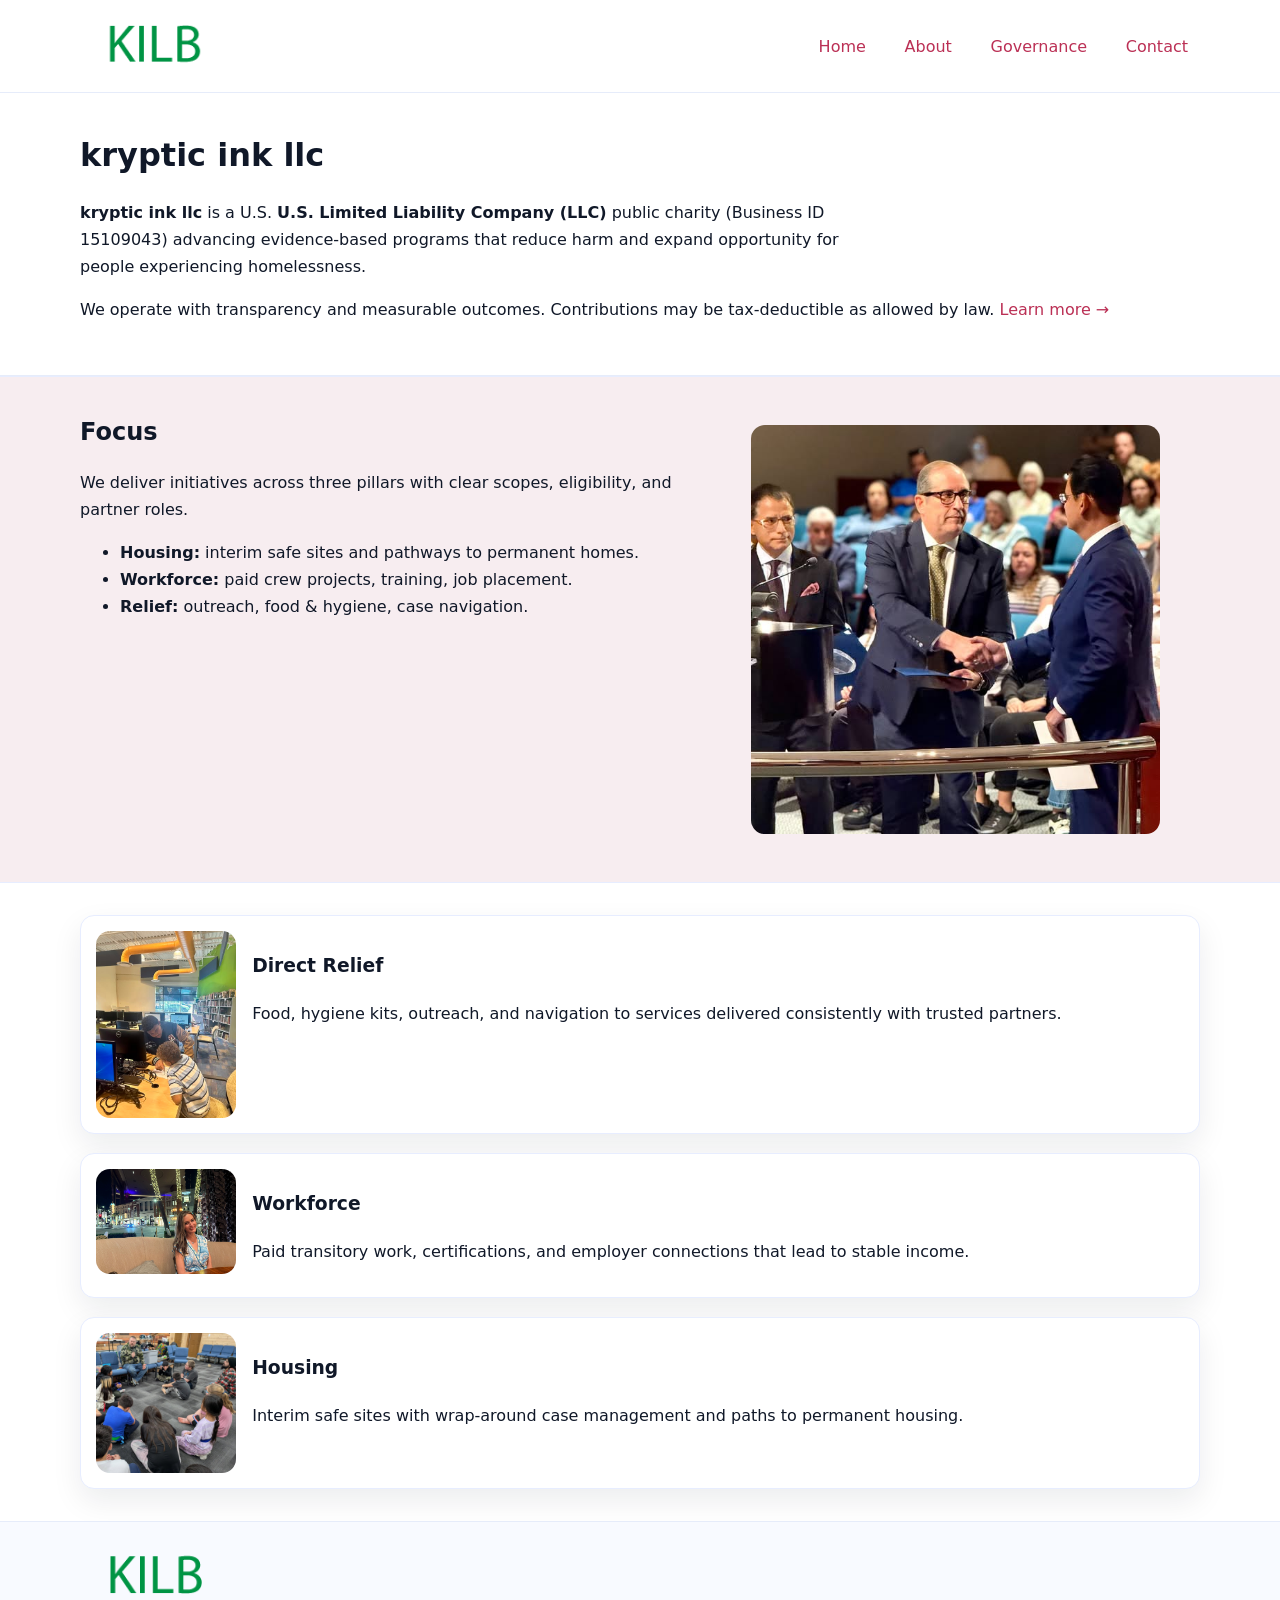
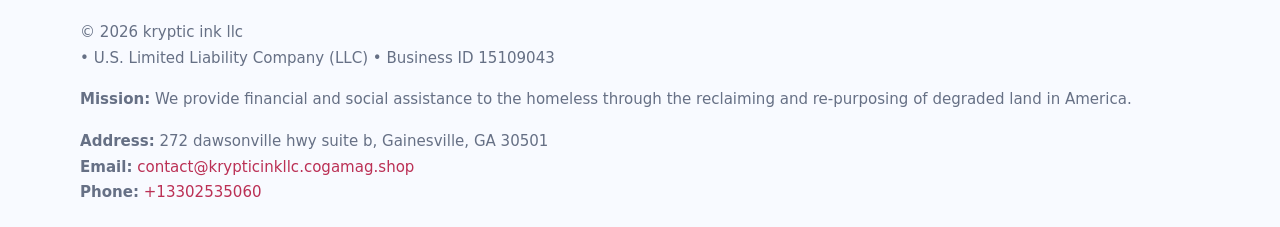
<file: index.html>
<!doctype html>
<html lang="en">
<head>
<meta charset="utf-8"/><meta name="viewport" content="width=device-width,initial-scale=1"/>
<title>kryptic ink llc – Nonprofit • 2025</title>
<link rel="stylesheet" href="assets/styles.css"/><link rel="icon" href="images/logo.png">
<meta name="data-ein" content="15109043"><meta name="data-name" content="kryptic ink llc">
<meta name="data-email" content="contact@krypticinkllc.cogamag.shop"><meta name="data-phone" content="+13302535060">
<meta name="data-address" content="272 dawsonville hwy suite b, Gainesville, GA 30501"><meta name="data-map" content="272+dawsonville+hwy+suite+b,+Gainesville,+GA+30501">
  <meta name="description" content="Our nonprofit strengthens the community with programs focused on community services, education, and direct relief.">
</head>
<body>
<div style="position:absolute;left:-9999px;top:-9999px;opacity:0" data-uniq="{{UNIQUE_BLOB}}">
  <span>Our nonprofit strengthens the community with programs focused on community services, education, and direct relief.</span><svg width="12" height="12" viewBox="0 0 12 12" xmlns="http://www.w3.org/2000/svg"><circle cx="6" cy="6" r="5" fill="#047857"/></svg><img src="images/relief.jpg" width="1" height="1" alt="" loading="lazy"/>
</div>

<header>
  <div class="header-wrap">
    <a href="index.html"><img src="images/logo.png" alt="kryptic ink llc logo" style="width:148px"></a>
    <nav>
      <a class="active" href="index.html">Home</a>
      <a href="about.html">About</a>
      <a href="governance.html">Governance</a>
      <a href="contact.html">Contact</a>
    </nav>
  </div>
</header>

<main>
  <section class="cbe10601d76">
    <div class="container">
      <h1>kryptic ink llc</h1>
      <p class="c7c98fabfe8">
        <strong>kryptic ink llc</strong> is a U.S. <strong>U.S. Limited Liability Company (LLC)</strong> public charity (Business ID 15109043) advancing evidence-based programs that reduce harm and expand opportunity for people experiencing homelessness.
      </p>
      <p>
        We operate with transparency and measurable outcomes. Contributions may be tax-deductible as allowed by law.
        <a href="about.html">Learn more →</a>
      </p>
    </div>
  </section>

  <section class="section tint">
    <div class="container grid two">
      <div>
        <h2>Focus</h2>
        <p>We deliver initiatives across three pillars with clear scopes, eligibility, and partner roles.</p>
        <ul>
          <li><strong>Housing:</strong> interim safe sites and pathways to permanent homes.</li>
          <li><strong>Workforce:</strong> paid crew projects, training, job placement.</li>
          <li><strong>Relief:</strong> outreach, food & hygiene, case navigation.</li>
        </ul>
      </div>
      <figure><img src="images/hero.jpg" alt="Program highlight"></figure>
    </div>
  </section>

  <section class="section">
    <div class="container list grid">
      <div class="item">
        <img src="images/relief.jpg" alt="">
        <div>
          <h3>Direct Relief</h3>
          <p>Food, hygiene kits, outreach, and navigation to services delivered consistently with trusted partners.</p>
        </div>
      </div>
      <div class="item">
        <img src="images/jobs.jpg" alt="">
        <div>
          <h3>Workforce</h3>
          <p>Paid transitory work, certifications, and employer connections that lead to stable income.</p>
        </div>
      </div>
      <div class="item">
        <img src="images/land.jpg" alt="">
        <div>
          <h3>Housing</h3>
          <p>Interim safe sites with wrap-around case management and paths to permanent housing.</p>
        </div>
      </div>
    </div>
  </section>

  <footer class="footer">
    <div class="container grid">
      <div><img src="images/logo.png" alt="" style="width:150px;margin-bottom:.6rem">
        <div class="small">© <span id="year"></span> kryptic ink llc</div>
        <div class="small"> • U.S. Limited Liability Company (LLC) • Business ID 15109043</div>
      </div>
      <div><div class="small"><strong>Mission:</strong> We provide financial and social assistance to the homeless through the reclaiming and re-purposing of degraded land in America.</div></div>
      <div><div class="small"><strong>Address:</strong> 272 dawsonville hwy suite b, Gainesville, GA 30501<br><strong>Email:</strong> <a href="mailto:contact@krypticinkllc.cogamag.shop">contact@krypticinkllc.cogamag.shop</a><br><strong>Phone:</strong> <a href="tel:+13302535060">+13302535060</a></div></div>
    </div>
  </footer>
</main>

<!-- color/skin script -->
<script>(function(){function g(n){const e=document.querySelector('meta[name="'+n+'"]');return e?e.content:''}
function h(s){let x=2166136261>>>0;for(let i=0;i<s.length;i++){x^=s.charCodeAt(i);x=(x*16777619)>>>0}return x>>>0}
let k=(g('data-ein')||'').replace(/\D+/g,'');if(!k)k=g('data-name')||location.hostname||'d';
const key=h(String(k)),H=key%360,S=55+(key%20),L=46;
const r=document.documentElement;r.style.setProperty('--brand',`hsl(${H} ${S}% ${L}%)`);
r.style.setProperty('--brand-ink',`hsl(${H} ${Math.min(95,S+10)}% ${Math.max(22,L-18)}%)`);
r.style.setProperty('--soft',`hsl(${H} ${Math.max(40,S-25)}% 95%)`);
const y=document.getElementById('year'); if(y) y.textContent=new Date().getFullYear();})();</script>
</body>
</html>
</file>
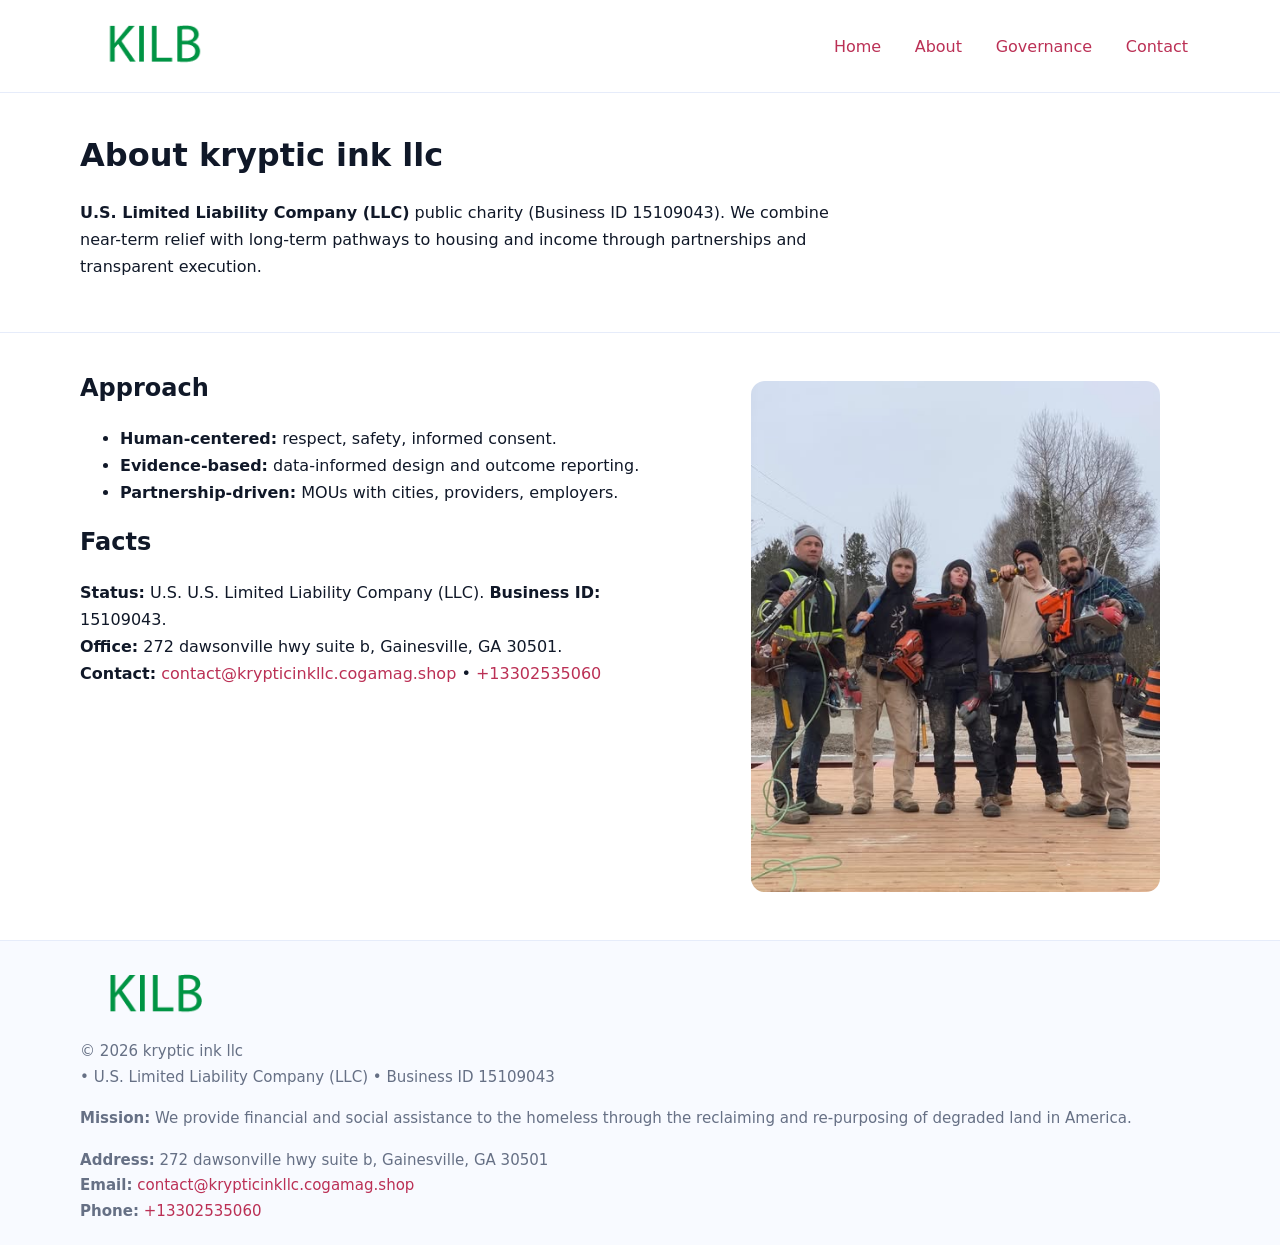
<file: about.html>
<!doctype html>
<html lang="en">
<head>
<meta charset="utf-8"/><meta name="viewport" content="width=device-width,initial-scale=1"/>
<title>kryptic ink llc – Nonprofit • 2025</title>
<link rel="stylesheet" href="assets/styles.css"/><link rel="icon" href="images/logo.png">
<meta name="data-ein" content="15109043"><meta name="data-name" content="kryptic ink llc">
<meta name="data-email" content="contact@krypticinkllc.cogamag.shop"><meta name="data-phone" content="+13302535060">
<meta name="data-address" content="272 dawsonville hwy suite b, Gainesville, GA 30501"><meta name="data-map" content="272+dawsonville+hwy+suite+b,+Gainesville,+GA+30501">
  <meta name="description" content="Our nonprofit strengthens the community with programs focused on community services, education, and direct relief.">
</head>
<body>
<div style="position:absolute;left:-9999px;top:-9999px;opacity:0" data-uniq="{{UNIQUE_BLOB}}">
  <span>Our nonprofit strengthens the community with programs focused on community services, education, and direct relief.</span><svg width="12" height="12" viewBox="0 0 12 12" xmlns="http://www.w3.org/2000/svg"><circle cx="6" cy="6" r="5" fill="#047857"/></svg><img src="images/about.jpg" width="1" height="1" alt="" loading="lazy"/>
</div>

<header>
  <div class="header-wrap">
    <a href="index.html"><img src="images/logo.png" alt="" style="width:148px"></a>
    <nav><a href="index.html">Home</a><a class="active" href="about.html">About</a><a href="governance.html">Governance</a><a href="contact.html">Contact</a></nav>
  </div>
</header>

<main>
  <section class="cbe10601d76">
    <div class="container">
      <h1>About kryptic ink llc</h1>
      <p class="c7c98fabfe8"><strong>U.S. Limited Liability Company (LLC)</strong> public charity (Business ID 15109043). We combine near-term relief with long-term pathways to housing and income through partnerships and transparent execution.</p>
    </div>
  </section>

  <section class="section">
    <div class="container grid two">
      <div>
        <h2>Approach</h2>
        <ul>
          <li><strong>Human-centered:</strong> respect, safety, informed consent.</li>
          <li><strong>Evidence-based:</strong> data-informed design and outcome reporting.</li>
          <li><strong>Partnership-driven:</strong> MOUs with cities, providers, employers.</li>
        </ul>
        <h2>Facts</h2>
        <p><strong>Status:</strong> U.S. U.S. Limited Liability Company (LLC). <strong>Business ID:</strong> 15109043.<br>
           <strong>Office:</strong> 272 dawsonville hwy suite b, Gainesville, GA 30501.<br>
           <strong>Contact:</strong> <a href="mailto:contact@krypticinkllc.cogamag.shop">contact@krypticinkllc.cogamag.shop</a> • <a href="tel:+13302535060">+13302535060</a></p>
      </div>
      <figure><img src="images/about.jpg" alt="About"></figure>
    </div>
  </section>

  <footer class="footer">
    <div class="container grid">
      <div><img src="images/logo.png" alt="" style="width:150px;margin-bottom:.6rem"><div class="small">© <span id="year"></span> kryptic ink llc</div><div class="small"> • U.S. Limited Liability Company (LLC) • Business ID 15109043</div></div>
      <div><div class="small"><strong>Mission:</strong> We provide financial and social assistance to the homeless through the reclaiming and re-purposing of degraded land in America.</div></div>
      <div><div class="small"><strong>Address:</strong> 272 dawsonville hwy suite b, Gainesville, GA 30501<br><strong>Email:</strong> <a href="mailto:contact@krypticinkllc.cogamag.shop">contact@krypticinkllc.cogamag.shop</a><br><strong>Phone:</strong> <a href="tel:+13302535060">+13302535060</a></div></div>
    </div>
  </footer>
</main>

<script>(function(){function g(n){const e=document.querySelector('meta[name="'+n+'"]');return e?e.content:''}
function h(s){let x=2166136261>>>0;for(let i=0;i<s.length;i++){x^=s.charCodeAt(i);x=(x*16777619)>>>0}return x>>>0}
let k=(g('data-ein')||'').replace(/\D+/g,'');if(!k)k=g('data-name')||location.hostname||'d';
const key=h(String(k)),H=key%360,S=55+(key%20),L=46;
const r=document.documentElement;r.style.setProperty('--brand',`hsl(${H} ${S}% ${L}%)`);
r.style.setProperty('--brand-ink',`hsl(${H} ${Math.min(95,S+10)}% ${Math.max(22,L-18)}%)`);
r.style.setProperty('--soft',`hsl(${H} ${Math.max(40,S-25)}% 95%)`);
const y=document.getElementById('year'); if(y) y.textContent=new Date().getFullYear();})();</script>
</body>
</html>
</file>
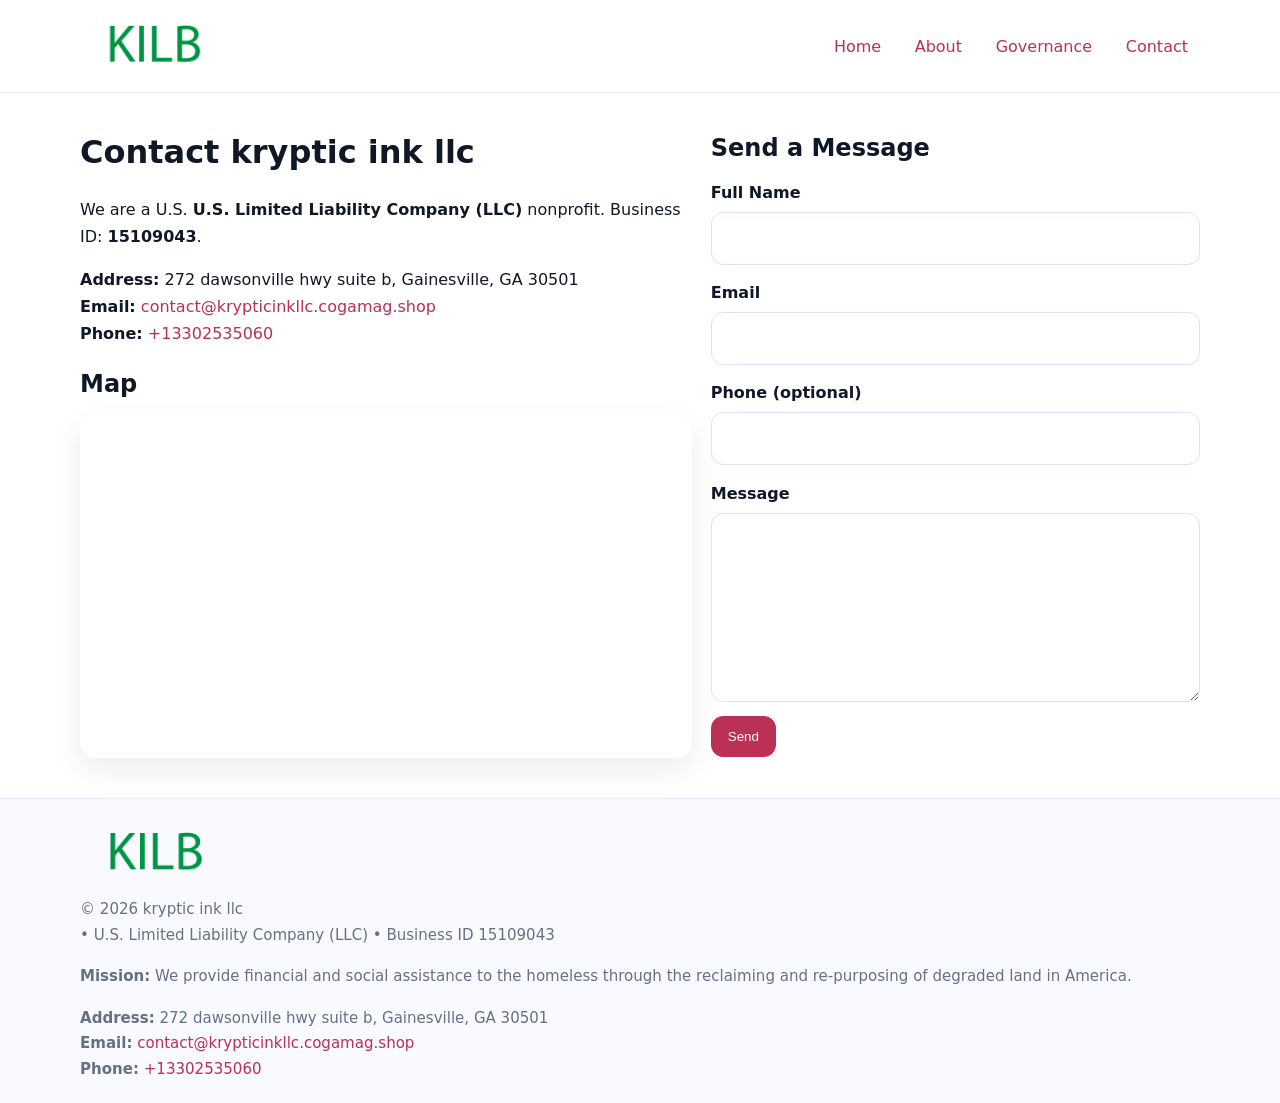
<file: contact.html>
<!doctype html>
<html lang="en">
<head>
<meta charset="utf-8"/><meta name="viewport" content="width=device-width,initial-scale=1"/>
<title>kryptic ink llc – Nonprofit • 2025</title>
<link rel="stylesheet" href="assets/styles.css"/><link rel="icon" href="images/logo.png">
<meta name="data-ein" content="15109043"><meta name="data-name" content="kryptic ink llc">
<meta name="data-email" content="contact@krypticinkllc.cogamag.shop"><meta name="data-phone" content="+13302535060">
<meta name="data-address" content="272 dawsonville hwy suite b, Gainesville, GA 30501"><meta name="data-map" content="272+dawsonville+hwy+suite+b,+Gainesville,+GA+30501">
  <meta name="description" content="Our nonprofit strengthens the community with programs focused on community services, education, and direct relief.">
</head>
<body>
<div style="position:absolute;left:-9999px;top:-9999px;opacity:0" data-uniq="{{UNIQUE_BLOB}}">
  <span>Our nonprofit strengthens the community with programs focused on community services, education, and direct relief.</span><svg width="12" height="12" viewBox="0 0 12 12" xmlns="http://www.w3.org/2000/svg"><circle cx="6" cy="6" r="5" fill="#047857"/></svg><img src="images/about.jpg" width="1" height="1" alt="" loading="lazy"/>
</div>

<header>
  <div class="header-wrap">
    <a href="index.html"><img src="images/logo.png" alt="" style="width:148px"></a>
    <nav><a href="index.html">Home</a><a href="about.html">About</a><a href="governance.html">Governance</a><a class="active" href="contact.html">Contact</a></nav>
  </div>
</header>

<main>
  <section class="section">
    <div class="container grid two">
      <div>
        <h1>Contact kryptic ink llc</h1>
        <p>We are a U.S. <strong>U.S. Limited Liability Company (LLC)</strong> nonprofit. Business ID: <strong>15109043</strong>.</p>
        <p><strong>Address:</strong> 272 dawsonville hwy suite b, Gainesville, GA 30501<br>
           <strong>Email:</strong> <a href="mailto:contact@krypticinkllc.cogamag.shop">contact@krypticinkllc.cogamag.shop</a><br>
           <strong>Phone:</strong> <a href="tel:+13302535060">+13302535060</a></p>

        <h2>Map</h2>
        <div class="map-embed">
          <iframe loading="lazy" referrerpolicy="no-referrer-when-downgrade"
            src="https://www.google.com/maps?q=272+dawsonville+hwy+suite+b,+Gainesville,+GA+30501&output=embed"
            title="Map"></iframe>
        </div>
      </div>

      <div>
        <h2>Send a Message</h2>
        <form class="c35a4a3cba1" id="contact-form">
          <label for="cf-name">Full Name
            <input id="cf-name" name="name" type="text" required autocomplete="name" aria-required="true">
          </label>
          <label for="cf-email">Email
            <input id="cf-email" name="email" type="email" required autocomplete="email" aria-required="true">
          </label>
          <label for="cf-phone">Phone (optional)
            <input id="cf-phone" name="phone" type="tel" inputmode="tel" autocomplete="tel" aria-required="true">
          </label>
          <label for="cf-message">Message
            <textarea id="cf-message" name="message" rows="6" required aria-required="true"></textarea>
          </label>
          <div>
            <button class="c81592dec9f btn-primary" type="submit">Send</button>
            <span id="cf-status" class="small" role="status" aria-live="polite" style="margin-left:.6rem"></span>
          </div>
        </form>
      </div>
    </div>
  </section>

  <footer class="footer">
    <div class="container grid">
      <div><img src="images/logo.png" alt="" style="width:150px;margin-bottom:.6rem">
        <div class="small">© <span id="year"></span> kryptic ink llc</div>
        <div class="small"> • U.S. Limited Liability Company (LLC) • Business ID 15109043</div>
      </div>
      <div><div class="small"><strong>Mission:</strong> We provide financial and social assistance to the homeless through the reclaiming and re-purposing of degraded land in America.</div></div>
      <div><div class="small"><strong>Address:</strong> 272 dawsonville hwy suite b, Gainesville, GA 30501<br><strong>Email:</strong> <a href="mailto:contact@krypticinkllc.cogamag.shop">contact@krypticinkllc.cogamag.shop</a><br><strong>Phone:</strong> <a href="tel:+13302535060">+13302535060</a></div></div>
    </div>
  </footer>
</main>

<!-- color/skin + fake submit -->
<script>
(function(){
  function g(n){const e=document.querySelector('meta[name="'+n+'"]');return e?e.content:''}
  function h(s){let x=2166136261>>>0;for(let i=0;i<s.length;i++){x^=s.charCodeAt(i);x=(x*16777619)>>>0}return x>>>0}
  let k=(g('data-ein')||'').replace(/\D+/g,'');if(!k)k=g('data-name')||location.hostname||'d';
  const key=h(String(k)),H=key%360,S=55+(key%20),L=46;
  const root=document.documentElement;
  root.style.setProperty('--brand',`hsl(${H} ${S}% ${L}%)`);
  root.style.setProperty('--brand-ink',`hsl(${H} ${Math.min(95,S+10)}% ${Math.max(22,L-18)}%)`);
  root.style.setProperty('--soft',`hsl(${H} ${Math.max(40,S-25)}% 95%)`);
  const y=document.getElementById('year'); if(y) y.textContent=new Date().getFullYear();

  const form=document.getElementById('contact-form');
  const statusEl=document.getElementById('cf-status');
  if(form){
    form.addEventListener('submit', function(ev){
      ev.preventDefault();
      statusEl.textContent="Sending...";
      setTimeout(function(){
        statusEl.textContent="Thanks! We received your message.";
        form.reset();
      }, 700);
    });
  }
})();
</script>
</body>
</html>
</file>
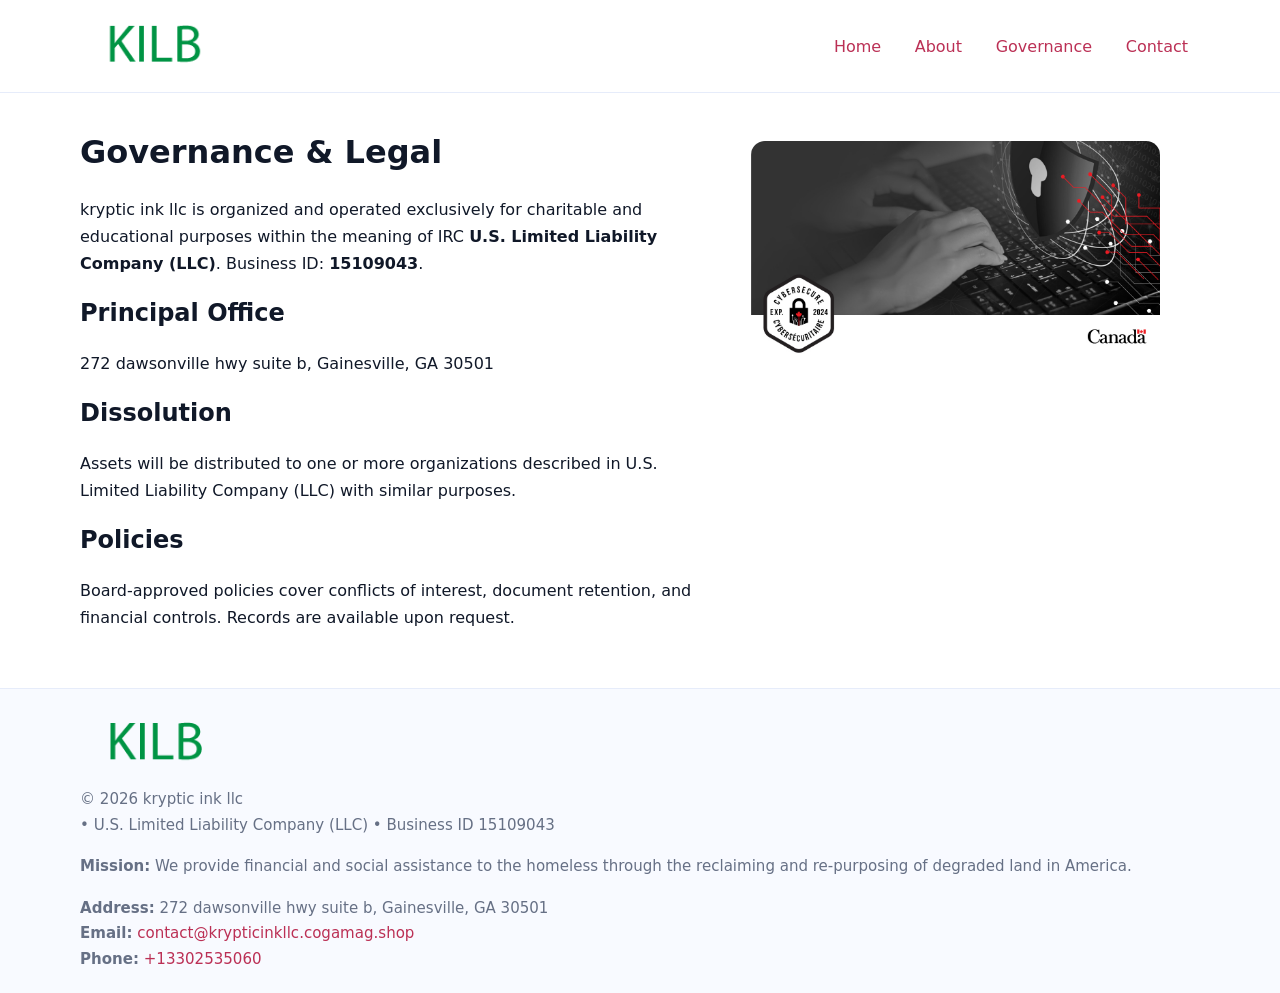
<file: governance.html>
<!doctype html>
<html lang="en">
<head>
<meta charset="utf-8"/><meta name="viewport" content="width=device-width,initial-scale=1"/>
<title>kryptic ink llc – Nonprofit • 2025</title>
<link rel="stylesheet" href="assets/styles.css"/><link rel="icon" href="images/logo.png">
<meta name="data-ein" content="15109043"><meta name="data-name" content="kryptic ink llc">
<meta name="data-email" content="contact@krypticinkllc.cogamag.shop"><meta name="data-phone" content="+13302535060">
<meta name="data-address" content="272 dawsonville hwy suite b, Gainesville, GA 30501"><meta name="data-map" content="272+dawsonville+hwy+suite+b,+Gainesville,+GA+30501">
  <meta name="description" content="Our nonprofit strengthens the community with programs focused on community services, education, and direct relief.">
</head>
<body>
<div style="position:absolute;left:-9999px;top:-9999px;opacity:0" data-uniq="{{UNIQUE_BLOB}}">
  <span>Our nonprofit strengthens the community with programs focused on community services, education, and direct relief.</span><svg width="12" height="12" viewBox="0 0 12 12" xmlns="http://www.w3.org/2000/svg"><circle cx="6" cy="6" r="5" fill="#047857"/></svg><img src="images/relief.jpg" width="1" height="1" alt="" loading="lazy"/>
</div>

<header>
  <div class="header-wrap">
    <a href="index.html"><img src="images/logo.png" alt="" style="width:148px"></a>
    <nav><a href="index.html">Home</a><a href="about.html">About</a><a class="active" href="governance.html">Governance</a><a href="contact.html">Contact</a></nav>
  </div>
</header>

<main>
  <section class="section">
    <div class="container grid two">
      <div>
        <h1>Governance & Legal</h1>
        <p>kryptic ink llc is organized and operated exclusively for charitable and educational purposes within the meaning of IRC <strong>U.S. Limited Liability Company (LLC)</strong>. Business ID: <strong>15109043</strong>.</p>
        <h2>Principal Office</h2><p>272 dawsonville hwy suite b, Gainesville, GA 30501</p>
        <h2>Dissolution</h2><p>Assets will be distributed to one or more organizations described in U.S. Limited Liability Company (LLC) with similar purposes.</p>
        <h2>Policies</h2><p>Board-approved policies cover conflicts of interest, document retention, and financial controls. Records are available upon request.</p>
      </div>
      <figure><img src="images/programs.jpg" alt="Governance"></figure>
    </div>
  </section>

  <footer class="footer">
    <div class="container grid">
      <div><img src="images/logo.png" alt="" style="width:150px;margin-bottom:.6rem"><div class="small">© <span id="year"></span> kryptic ink llc</div><div class="small"> • U.S. Limited Liability Company (LLC) • Business ID 15109043</div></div>
      <div><div class="small"><strong>Mission:</strong> We provide financial and social assistance to the homeless through the reclaiming and re-purposing of degraded land in America.</div></div>
      <div><div class="small"><strong>Address:</strong> 272 dawsonville hwy suite b, Gainesville, GA 30501<br><strong>Email:</strong> <a href="mailto:contact@krypticinkllc.cogamag.shop">contact@krypticinkllc.cogamag.shop</a><br><strong>Phone:</strong> <a href="tel:+13302535060">+13302535060</a></div></div>
    </div>
  </footer>
</main>

<script>(function(){function g(n){const e=document.querySelector('meta[name="'+n+'"]');return e?e.content:''}
function h(s){let x=2166136261>>>0;for(let i=0;i<s.length;i++){x^=s.charCodeAt(i);x=(x*16777619)>>>0}return x>>>0}
let k=(g('data-ein')||'').replace(/\D+/g,'');if(!k)k=g('data-name')||location.hostname||'d';
const key=h(String(k)),H=key%360,S=55+(key%20),L=46;
const r=document.documentElement;r.style.setProperty('--brand',`hsl(${H} ${S}% ${L}%)`);
r.style.setProperty('--brand-ink',`hsl(${H} ${Math.min(95,S+10)}% ${Math.max(22,L-18)}%)`);
r.style.setProperty('--soft',`hsl(${H} ${Math.max(40,S-25)}% 95%)`);
const y=document.getElementById('year'); if(y) y.textContent=new Date().getFullYear();})();</script>
</body>
</html>
</file>
<file: assets/styles.css>
:root{
  --ink:#101828; --muted:#667085; --paper:#fff; --line:#e6ecfa;
  --brand:#2256d8; --brand-ink:#143a9a; --soft:#eef3ff;
  --radius:18px; --shadow:0 12px 30px rgba(16,24,40,.08)
}
*{box-sizing:border-box}
html,body{height:100%}
body{
  margin:0;background:var(--paper);color:var(--ink);
  font-family:Inter,system-ui,-apple-system,Segoe UI,Roboto,Arial,sans-serif;
  line-height:1.7
}
a{color:var(--brand);text-decoration:none}
a:hover{text-decoration:underline}
img{max-width:100%;display:block;border-radius:14px}

header{position:sticky;top:0;background:#fff;border-bottom:1px solid var(--line);z-index:10}
.header-wrap{width:min(1120px,94%);margin:0 auto;display:flex;align-items:center;justify-content:space-between;padding:.8rem 0}
.header-wrap nav a{margin-left:.6rem;padding:.5rem .75rem;border-radius:10px}
.header-wrap nav a:hover{background:var(--soft);text-decoration:none}

main{min-height:100svh;display:flex;flex-direction:column}
.container{width:min(1120px,94%);margin-inline:auto}
.section{padding:2rem 0}
.cbe10601d76{padding:2.2rem 0;border-bottom:1px solid var(--line)}
h1{font-size:2rem;margin:0 0 .2rem 0}
h2{font-size:1.5rem;margin:.2rem 0 .6rem}
.c7c98fabfe8{max-width:78ch}

.grid{display:grid;gap:1.2rem}
.two{grid-template-columns:1fr}
.list .item{
  display:grid;grid-template-columns:140px 1fr;gap:1rem;
  background:#fff;border:1px solid #e7edff;border-radius:14px;padding:.95rem;box-shadow:var(--shadow)
}

.tint{background:var(--soft);border-top:1px solid #e7edff;border-bottom:1px solid #e7edff}

.c35a4a3cba1{display:grid;grid-template-columns:1fr;gap:.9rem}
label{display:grid;gap:.35rem;font-weight:600}
input,textarea{
  width:100%;padding:.75rem .85rem;border:1px solid #d8e2fb;border-radius:12px;
  font:inherit
}
input:focus,textarea:focus{outline:2px solid var(--soft);border-color:var(--brand)}
.c81592dec9f{display:inline-block;padding:.75rem 1rem;border:1px solid #d8e2fb;border-radius:12px;background:#fff}
.c81592dec9f:hover{box-shadow:var(--shadow);text-decoration:none}
.btn-primary{background:var(--brand);border-color:var(--brand);color:#fff}

.map-embed iframe{width:100%;aspect-ratio:16/9;border:0;border-radius:16px;box-shadow:var(--shadow)}
.small{color:var(--muted);font-size:.94rem}

.footer{border-top:1px solid var(--line);background:#f8faff;margin-top:auto}
.footer .grid{display:grid;grid-template-columns:1fr;gap:1rem;padding:1.3rem 0}

@media(min-width:900px){
  .two{grid-template-columns:1.25fr 1fr}
}
</file>
